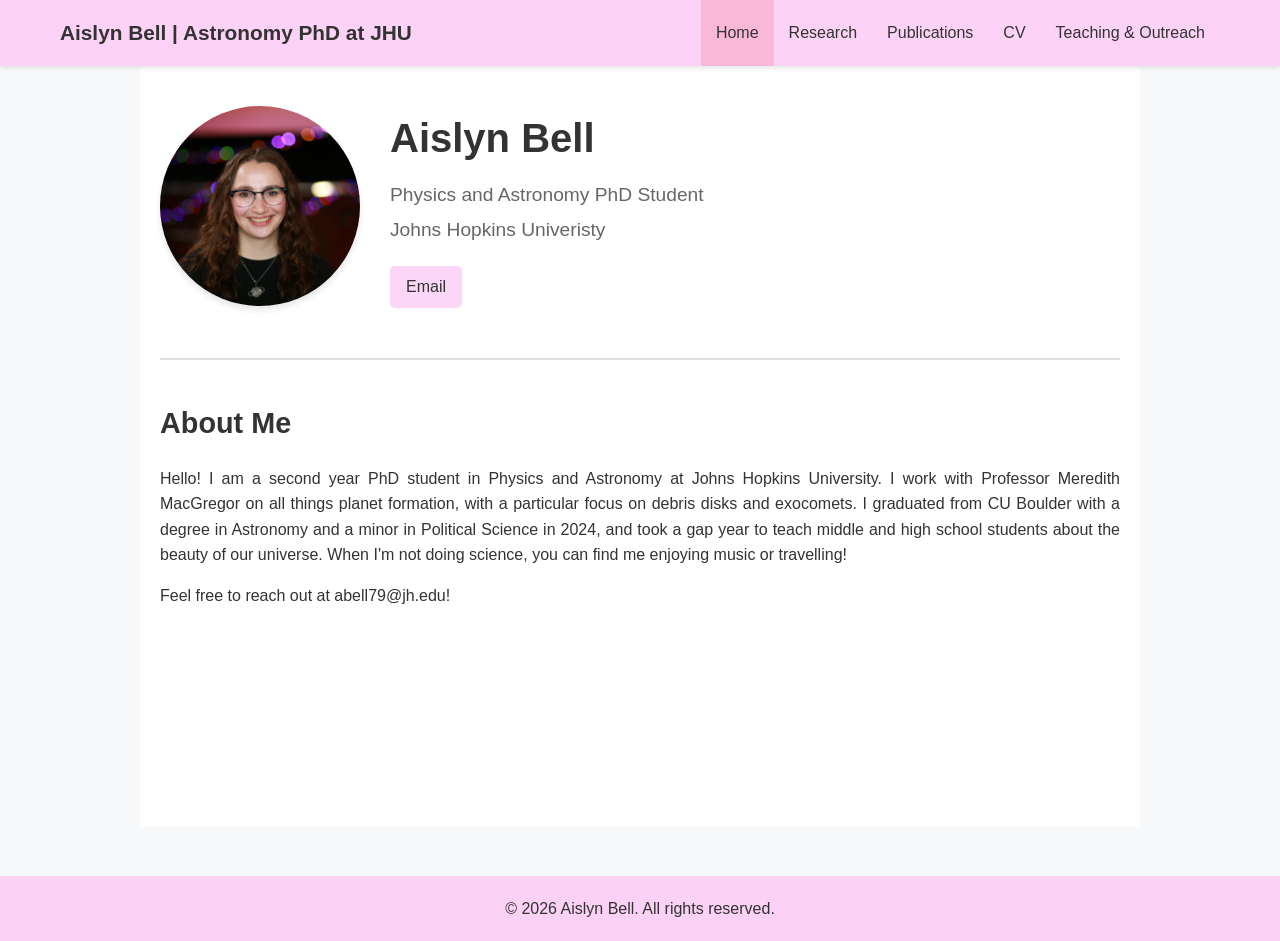
<file: index.html>
<!DOCTYPE html>
<html lang="en">
<head>
    <meta charset="UTF-8">
    <meta name="viewport" content="width=device-width, initial-scale=1.0">
    <title>Aislyn Bell - Home</title>
    <link rel="stylesheet" href="style.css">
</head>
<body>
    <nav class="navbar">
        <div class="nav-container">
            <a href="index.html" class="nav-brand">Aislyn Bell | Astronomy PhD at JHU</a>
            <ul class="nav-menu">
                <a href="index.html" class="active">Home</a>
                <a href="research.html">Research</a>
                <a href="publications.html">Publications</a>
                <a href="cv.html">CV</a>
                <a href="teaching.html">Teaching & Outreach</a>
            </ul>
        </div>
    </nav>

    <main class="container">
        <section class="home-section">
            <div class="profile-container">
                <img src="IMG_1904.JPG" alt="Aislyn Bell" class="profile-photo">
                <div class="profile-info">
                    <h1>Aislyn Bell</h1>
                    <p class="subtitle">Physics and Astronomy PhD Student</p>
                    <p class="subtitle">Johns Hopkins Univeristy</p>
                    
                    <div class="contact-links">
                        <a href="mailto:abell79@jh.edu">Email</a>
                    </div>
                </div>
            </div>

            <div class="about-section">
                <h2>About Me</h2>
                <p>
                   Hello! I am a second year PhD student in Physics and Astronomy at Johns Hopkins University. I work with Professor
                    Meredith MacGregor on all things planet formation, with a particular focus on debris disks and exocomets. 
                    I graduated from CU Boulder with a degree in Astronomy and a minor in Political Science in 2024, and took a gap year 
                    to teach middle and high school students about the beauty of our universe. When I'm not doing science, you can find me 
                    enjoying music or travelling!
                </p>

                <p>
                    Feel free to reach out at abell79@jh.edu!
                </p>
            </div>

            
        </section>
    </main>

    <footer>
        <p>&copy; 2026 Aislyn Bell. All rights reserved.</p>
    </footer>
</body>
</html>
</file>
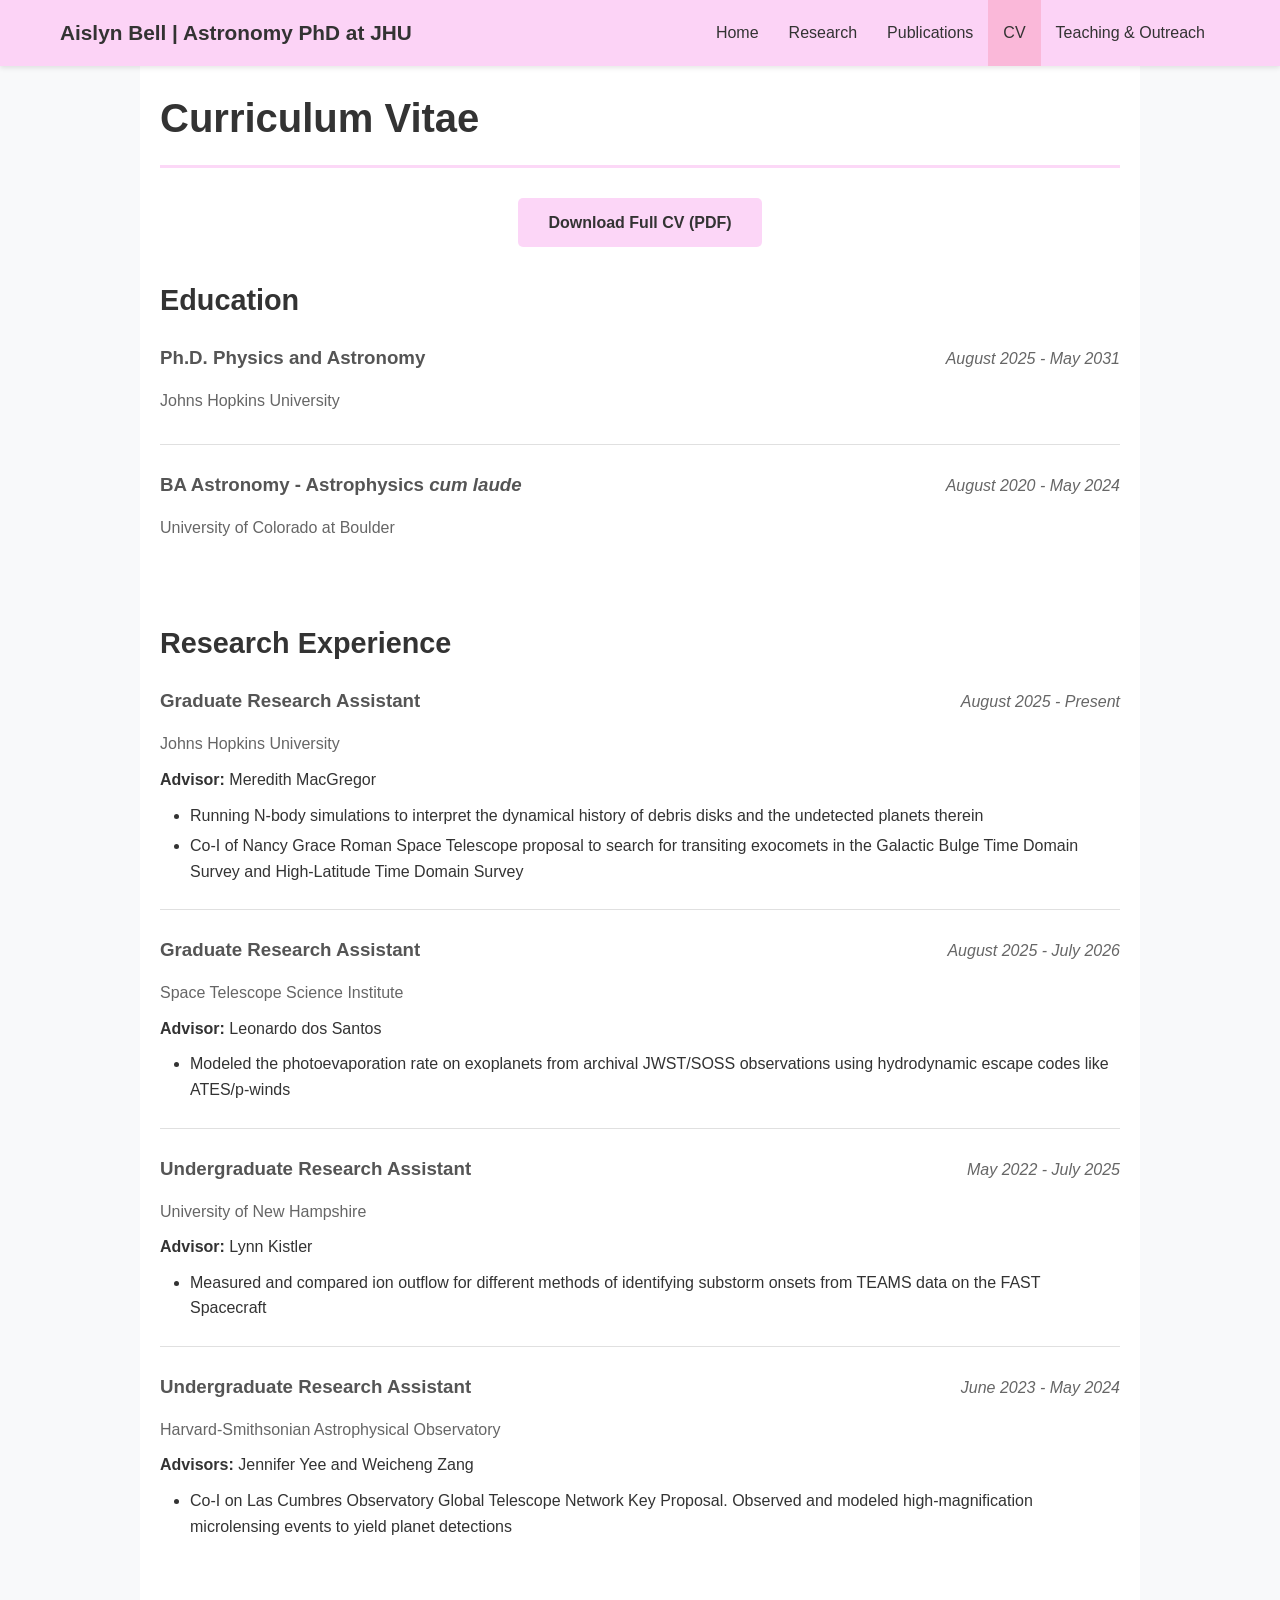
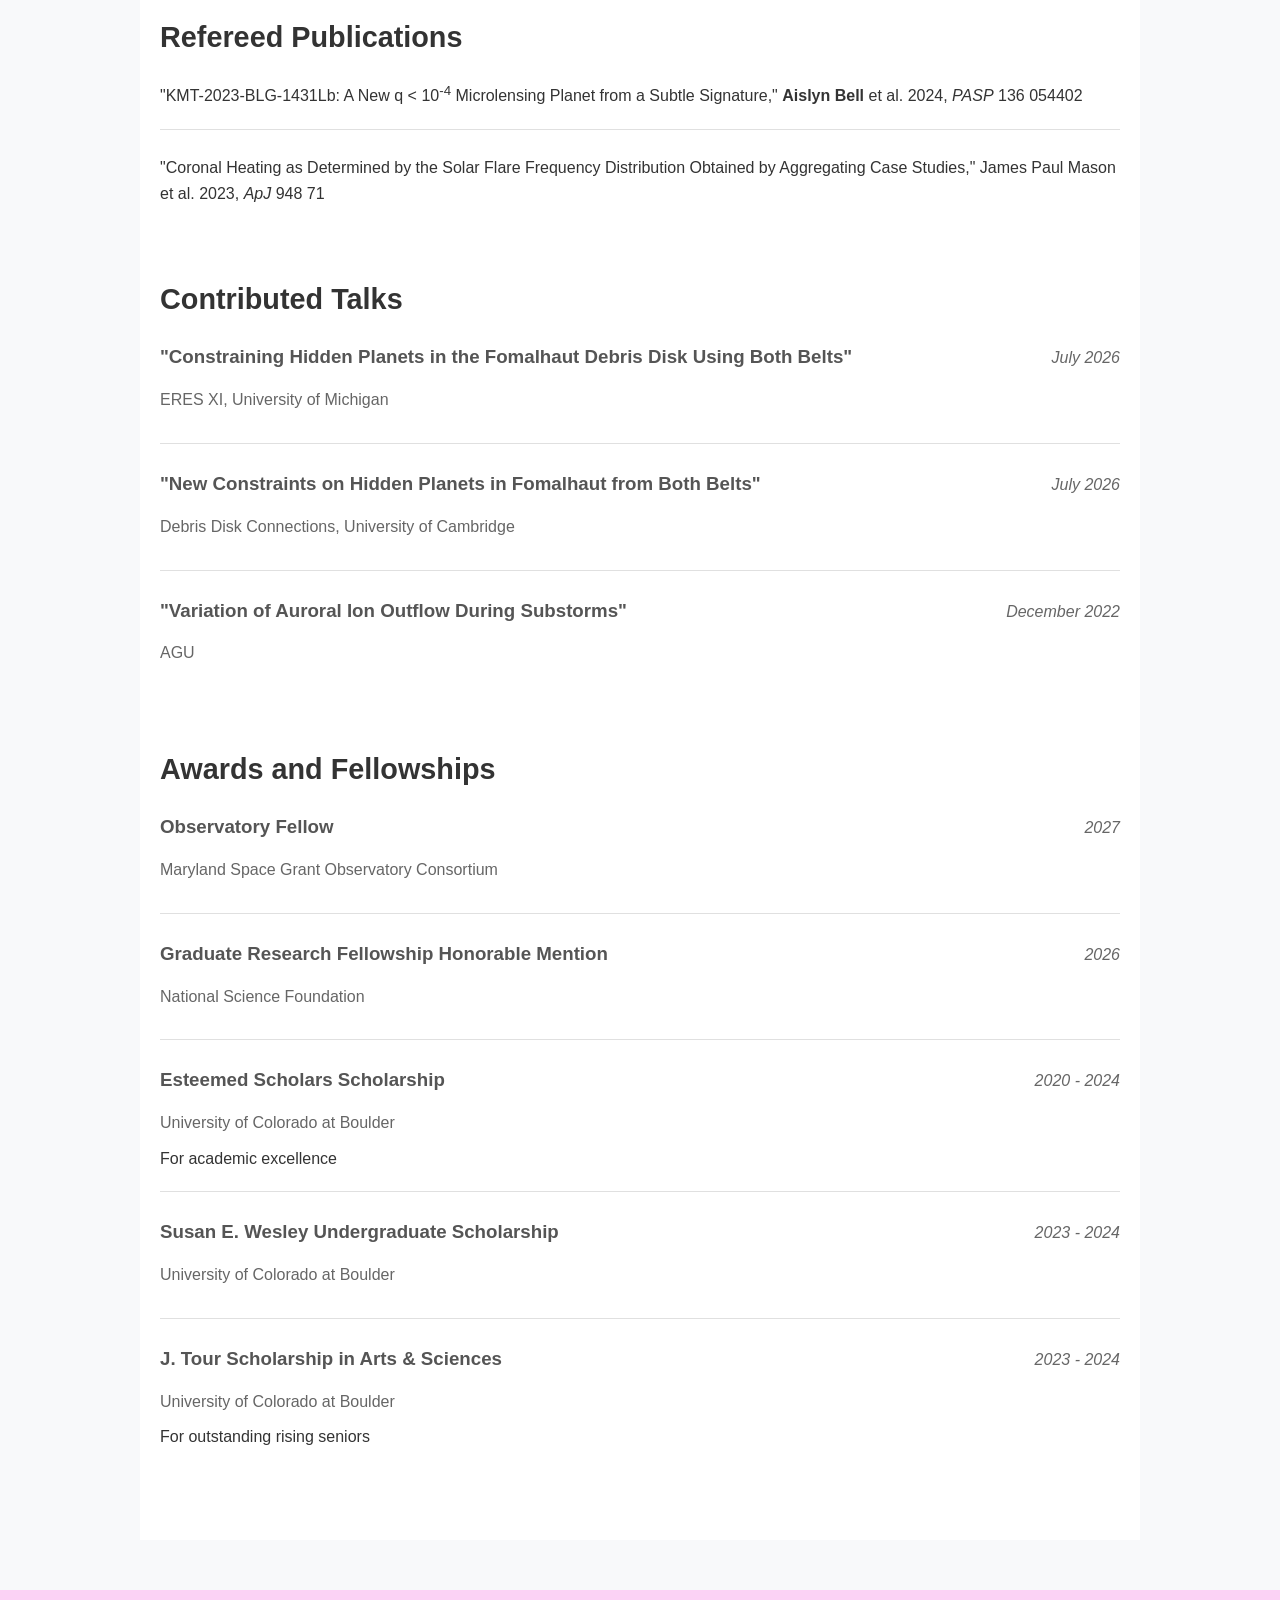
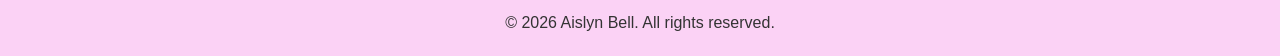
<file: cv.html>
<!DOCTYPE html>
<html lang="en">
<head>
    <meta charset="UTF-8">
    <meta name="viewport" content="width=device-width, initial-scale=1.0">
    <title>Aislyn Bell - CV</title>
    <link rel="stylesheet" href="style.css">
</head>
<body>
    <nav class="navbar">
        <div class="nav-container">
            <a href="index.html" class="nav-brand">Aislyn Bell | Astronomy PhD at JHU</a>
            <ul class="nav-menu">
                <li><a href="index.html">Home</a></li>
                <li><a href="research.html">Research</a></li>
                <li><a href="publications.html">Publications</a></li>
                <li><a href="cv.html" class="active">CV</a></li>
                <li><a href="teaching.html">Teaching & Outreach</a></li>
            </ul>
        </div>
    </nav>

    <main class="container">
        <h1>Curriculum Vitae</h1>
        
        <div class="cv-download">
            <a href="AislynBell_CV.pdf" class="download-button" download>Download Full CV (PDF)</a>
        </div>

        <!-- Education Section -->
        <section class="cv-section">
            <h2>Education</h2>
            
            <div class="cv-item">
                <div class="cv-header">
                    <h3>Ph.D. Physics and Astronomy</h3>
                    <span class="cv-date">August 2025 - May 2031</span>
                </div>
                <p class="cv-institution">Johns Hopkins University</p>
            </div>

            <div class="cv-item">
                <div class="cv-header">
                    <h3>BA Astronomy - Astrophysics <em>cum laude</em></h3>
                    <span class="cv-date">August 2020 - May 2024</span>
                </div>
                <p class="cv-institution">University of Colorado at Boulder</p>
            </div>
        </section>

        <!-- Research Experience Section -->
        <section class="cv-section">
            <h2>Research Experience</h2>
            
            <div class="cv-item">
                <div class="cv-header">
                    <h3>Graduate Research Assistant</h3>
                    <span class="cv-date">August 2025 - Present</span>
                </div>
                <p class="cv-institution">Johns Hopkins University</p>
                <p><strong>Advisor:</strong> Meredith MacGregor</p>
                <ul>
                    <li>Running N-body simulations to interpret the dynamical history of debris disks and the undetected planets therein</li>
                    <li>Co-I of Nancy Grace Roman Space Telescope proposal to search for transiting exocomets in the Galactic Bulge Time Domain Survey and High-Latitude Time Domain Survey</li>
                </ul>
            </div>

            <div class="cv-item">
                <div class="cv-header">
                    <h3>Graduate Research Assistant</h3>
                    <span class="cv-date">August 2025 - July 2026</span>
                </div>
                <p class="cv-institution">Space Telescope Science Institute</p>
                <p><strong>Advisor:</strong> Leonardo dos Santos</p>
                <ul>
                    <li>Modeled the photoevaporation rate on exoplanets from archival JWST/SOSS observations using hydrodynamic escape codes like ATES/p-winds</li>
                </ul>
            </div>

            <div class="cv-item">
                <div class="cv-header">
                    <h3>Undergraduate Research Assistant</h3>
                    <span class="cv-date">May 2022 - July 2025</span>
                </div>
                <p class="cv-institution">University of New Hampshire</p>
                <p><strong>Advisor:</strong> Lynn Kistler</p>
                <ul>
                    <li>Measured and compared ion outflow for different methods of identifying substorm onsets from TEAMS data on the FAST Spacecraft</li>
                </ul>
            </div>

            <div class="cv-item">
                <div class="cv-header">
                    <h3>Undergraduate Research Assistant</h3>
                    <span class="cv-date">June 2023 - May 2024</span>
                </div>
                <p class="cv-institution">Harvard-Smithsonian Astrophysical Observatory</p>
                <p><strong>Advisors:</strong> Jennifer Yee and Weicheng Zang</p>
                <ul>
                    <li>Co-I on Las Cumbres Observatory Global Telescope Network Key Proposal. Observed and modeled high-magnification microlensing events to yield planet detections</li>
                </ul>
            </div>
        </section>

        <!-- Refereed Publications Section -->
        <section class="cv-section">
            <h2>Refereed Publications</h2>
            
            <div class="cv-item">
                <p>"KMT-2023-BLG-1431Lb: A New q < 10<sup>-4</sup> Microlensing Planet from a Subtle Signature," <strong>Aislyn Bell</strong> et al. 2024, <em>PASP</em> 136 054402</p>
            </div>

            <div class="cv-item">
                <p>"Coronal Heating as Determined by the Solar Flare Frequency Distribution Obtained by Aggregating Case Studies," James Paul Mason et al. 2023, <em>ApJ</em> 948 71</p>
            </div>
        </section>

        <!-- Contributed Talks Section -->
        <section class="cv-section">
            <h2>Contributed Talks</h2>
            
            <div class="cv-item">
                <div class="cv-header">
                    <h3>"Constraining Hidden Planets in the Fomalhaut Debris Disk Using Both Belts"</h3>
                    <span class="cv-date">July 2026</span>
                </div>
                <p class="cv-institution">ERES XI, University of Michigan</p>
            </div>

            <div class="cv-item">
                <div class="cv-header">
                    <h3>"New Constraints on Hidden Planets in Fomalhaut from Both Belts"</h3>
                    <span class="cv-date">July 2026</span>
                </div>
                <p class="cv-institution">Debris Disk Connections, University of Cambridge</p>
            </div>

            <div class="cv-item">
                <div class="cv-header">
                    <h3>"Variation of Auroral Ion Outflow During Substorms"</h3>
                    <span class="cv-date">December 2022</span>
                </div>
                <p class="cv-institution">AGU</p>
            </div>
        </section>


        <!-- Awards and Fellowships Section -->
        <section class="cv-section">
            <h2>Awards and Fellowships</h2>
            
            <div class="cv-item">
                <div class="cv-header">
                    <h3>Observatory Fellow</h3>
                    <span class="cv-date">2027</span>
                </div>
                <p class="cv-institution">Maryland Space Grant Observatory Consortium</p>
            </div>

            <div class="cv-item">
                <div class="cv-header">
                    <h3>Graduate Research Fellowship Honorable Mention</h3>
                    <span class="cv-date">2026</span>
                </div>
                <p class="cv-institution">National Science Foundation</p>
            </div>

            <div class="cv-item">
                <div class="cv-header">
                    <h3>Esteemed Scholars Scholarship</h3>
                    <span class="cv-date">2020 - 2024</span>
                </div>
                <p class="cv-institution">University of Colorado at Boulder</p>
                <p>For academic excellence</p>
            </div>

            <div class="cv-item">
                <div class="cv-header">
                    <h3>Susan E. Wesley Undergraduate Scholarship</h3>
                    <span class="cv-date">2023 - 2024</span>
                </div>
                <p class="cv-institution">University of Colorado at Boulder</p>
            </div>

            <div class="cv-item">
                <div class="cv-header">
                    <h3>J. Tour Scholarship in Arts & Sciences</h3>
                    <span class="cv-date">2023 - 2024</span>
                </div>
                <p class="cv-institution">University of Colorado at Boulder</p>
                <p>For outstanding rising seniors</p>
            </div>
        </section>

    </main>

    <footer>
        <p>&copy; 2026 Aislyn Bell. All rights reserved.</p>
    </footer>
</body>
</html>
</file>
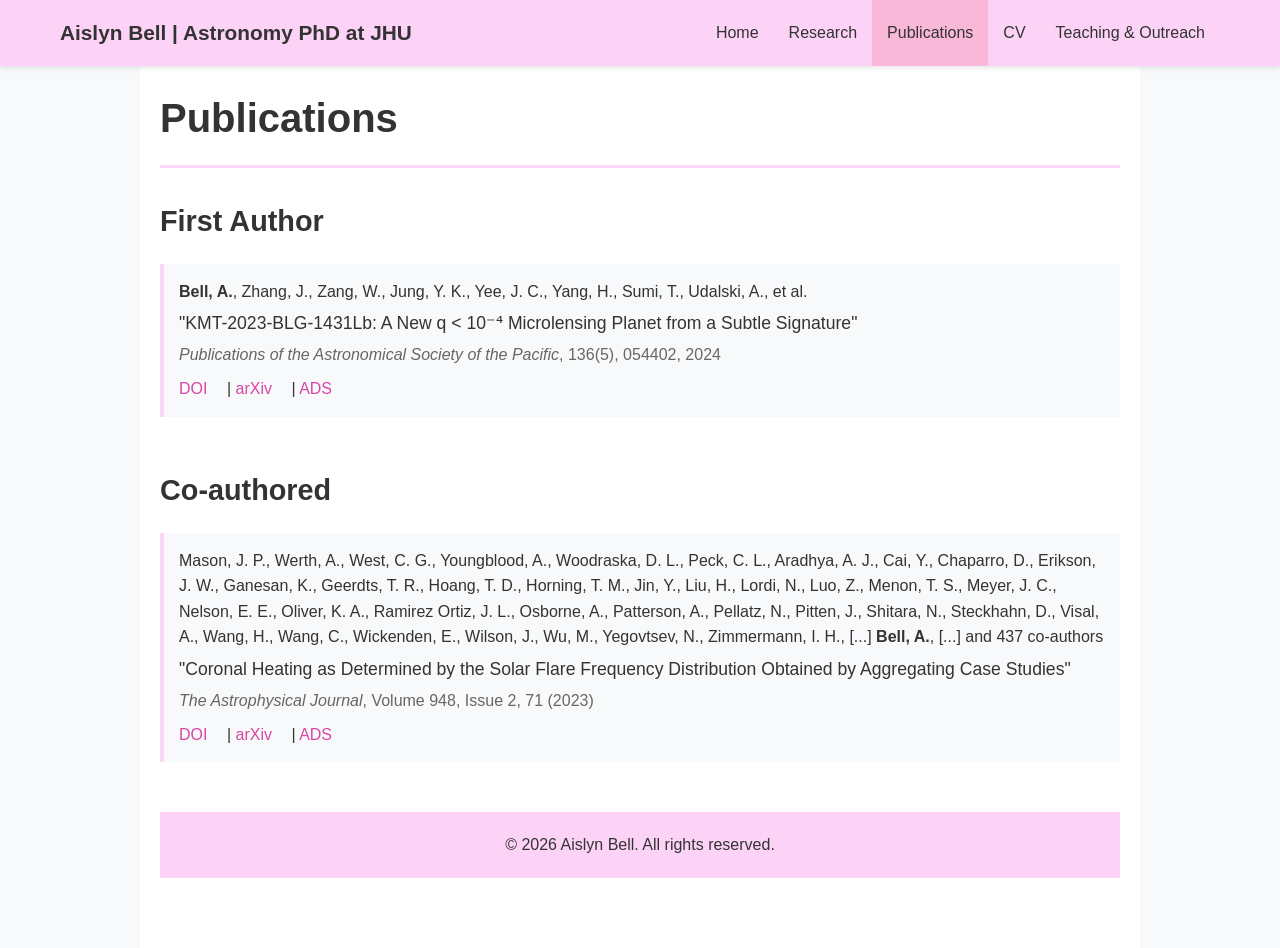
<file: publications.html>
<!DOCTYPE html>
<html lang="en">
<head>
    <meta charset="UTF-8">
    <meta name="viewport" content="width=device-width, initial-scale=1.0">
    <title>Aislyn Bell - Publications</title>
    <link rel="stylesheet" href="style.css">
</head>
<body>
    <nav class="navbar">
        <div class="nav-container">
            <a href="index.html" class="nav-brand">Aislyn Bell | Astronomy PhD at JHU</a>
            <ul class="nav-menu">
                <li><a href="index.html">Home</a></li>
                <li><a href="research.html">Research</a></li>
                <li><a href="publications.html" class="active">Publications</a></li>
                <li><a href="cv.html">CV</a></li>
                <li><a href="teaching.html">Teaching & Outreach</a></li>
            </ul>
        </div>
    </nav>

    <main class="container">
        <h1>Publications</h1>

        <section class="publications-section">
    <h2>First Author</h2>
    <div class="publication">
        <p class="pub-authors">
            <strong>Bell, A.</strong>, Zhang, J., Zang, W., Jung, Y. K., Yee, J. C., Yang, H., 
            Sumi, T., Udalski, A., et al.
        </p>
        <p class="pub-title">
            "KMT-2023-BLG-1431Lb: A New q < 10⁻⁴ Microlensing Planet from a Subtle Signature"
        </p>
        <p class="pub-venue">
            <em>Publications of the Astronomical Society of the Pacific</em>, 136(5), 054402, 2024
        </p>
        <p class="pub-links">
            <a href="https://doi.org/10.1088/1538-3873/ad48b8" target="_blank">DOI</a> | 
            <a href="https://arxiv.org/abs/2311.13097" target="_blank">arXiv</a> | 
            <a href="https://ui.adsabs.harvard.edu/abs/2024PASP..136e4402B" target="_blank">ADS</a>
        </p>
    </div>
</section>

      
        <section class="publications-section">
            <h2>Co-authored</h2>
            <div class="publication">
    <p class="pub-authors">
        Mason, J. P., Werth, A., West, C. G., Youngblood, A., Woodraska, D. L., 
        Peck, C. L., Aradhya, A. J., Cai, Y., Chaparro, D., Erikson, J. W., 
        Ganesan, K., Geerdts, T. R., Hoang, T. D., Horning, T. M., Jin, Y., 
        Liu, H., Lordi, N., Luo, Z., Menon, T. S., Meyer, J. C., Nelson, E. E., 
        Oliver, K. A., Ramirez Ortiz, J. L., Osborne, A., Patterson, A., 
        Pellatz, N., Pitten, J., Shitara, N., Steckhahn, D., Visal, A., 
        Wang, H., Wang, C., Wickenden, E., Wilson, J., Wu, M., Yegovtsev, N., 
        Zimmermann, I. H., [...] <strong>Bell, A.</strong>, [...] and 437 co-authors
    </p>
    <p class="pub-title">
        "Coronal Heating as Determined by the Solar Flare Frequency Distribution Obtained by Aggregating Case Studies"
    </p>
    <p class="pub-venue">
        <em>The Astrophysical Journal</em>, Volume 948, Issue 2, 71 (2023)
    </p>
    <p class="pub-links">
        <a href="https://doi.org/10.3847/1538-4357/accc89" target="_blank">DOI</a> | 
        <a href="https://arxiv.org/abs/2305.05687" target="_blank">arXiv</a> | 
        <a href="https://ui.adsabs.harvard.edu/abs/2023ApJ...948...71M" target="_blank">ADS</a>
    </p>
</div>
            
    <footer>
        <p>&copy; 2026 Aislyn Bell. All rights reserved.</p>
    </footer>
</body>
</html>
</file>
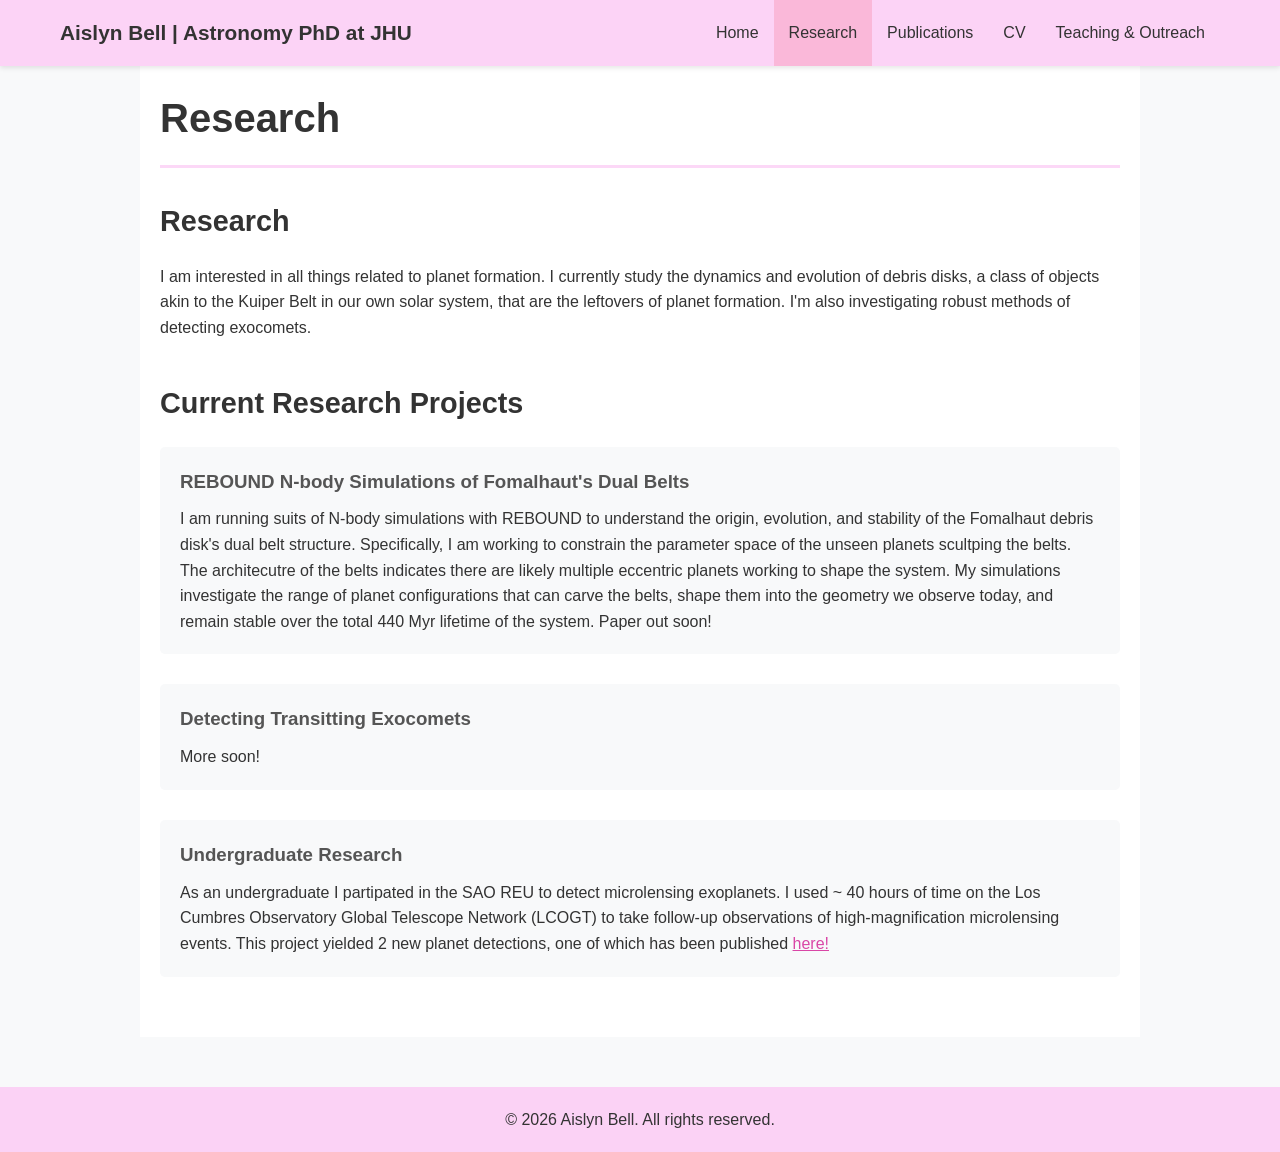
<file: research.html>
<!DOCTYPE html>
<html lang="en">
<head>
    <meta charset="UTF-8">
    <meta name="viewport" content="width=device-width, initial-scale=1.0">
    <title>Aislyn Bell - Research</title>
    <link rel="stylesheet" href="style.css">
</head>
<body>
    <nav class="navbar">
        <div class="nav-container">
            <a href="index.html" class="nav-brand">Aislyn Bell | Astronomy PhD at JHU</a>
            <ul class="nav-menu">
                <li><a href="index.html">Home</a></li>
                <li><a href="research.html" class="active">Research</a></li>
                <li><a href="publications.html">Publications</a></li>
                <li><a href="cv.html">CV</a></li>
                <li><a href="teaching.html">Teaching & Outreach</a></li>
            </ul>
        </div>
    </nav>

    <main class="container">
        <h1>Research</h1>
        
        <section class="research-overview">
            <h2>Research</h2>
            <p>
              I am interested in all things related to planet formation. I currently study the dynamics and evolution of debris disks, a class of objects 
              akin to the Kuiper Belt in our own solar system, that are the leftovers of planet formation. I'm also investigating robust methods of detecting 
              exocomets. 
              
            </p>
        </section>

        <section class="research-project">
            <h2>Current Research Projects</h2>
            
            <div class="project">
                <h3>REBOUND N-body Simulations of Fomalhaut's Dual Belts </h3>
                <p>
                    I am running suits of N-body simulations with REBOUND to understand the origin, evolution, and stability of the Fomalhaut debris disk's dual belt 
                  structure. Specifically, I am working to constrain the parameter space of the unseen planets scultping the belts. The architecutre of the belts
                  indicates there are likely multiple eccentric planets working to shape the system. My simulations investigate the range of planet configurations that 
                  can carve the belts, shape them into the geometry we observe today, and remain stable over the total 440 Myr lifetime of the system. Paper out soon!
                </p>
            </div>

            <div class="project">
                <h3>Detecting Transitting Exocomets</h3>
                <p>
                    More soon!
                </p>
            </div>

            <div class="project">
                <h3>Undergraduate Research</h3>
                <p>
                    As an undergraduate I partipated in the SAO REU to detect microlensing exoplanets. I used ~ 40 hours of time on the Los Cumbres Observatory 
                  Global Telescope Network (LCOGT) to take follow-up observations of high-magnification microlensing events. This project yielded 2 new planet detections,
                  one of which has been published <a href="https://arxiv.org/abs/2311.13097">here!</a>
                </p>
            </div>
        </section>
    </main>

    <footer>
        <p>&copy; 2026 Aislyn Bell. All rights reserved.</p>
    </footer>
</body>
</html>
</file>
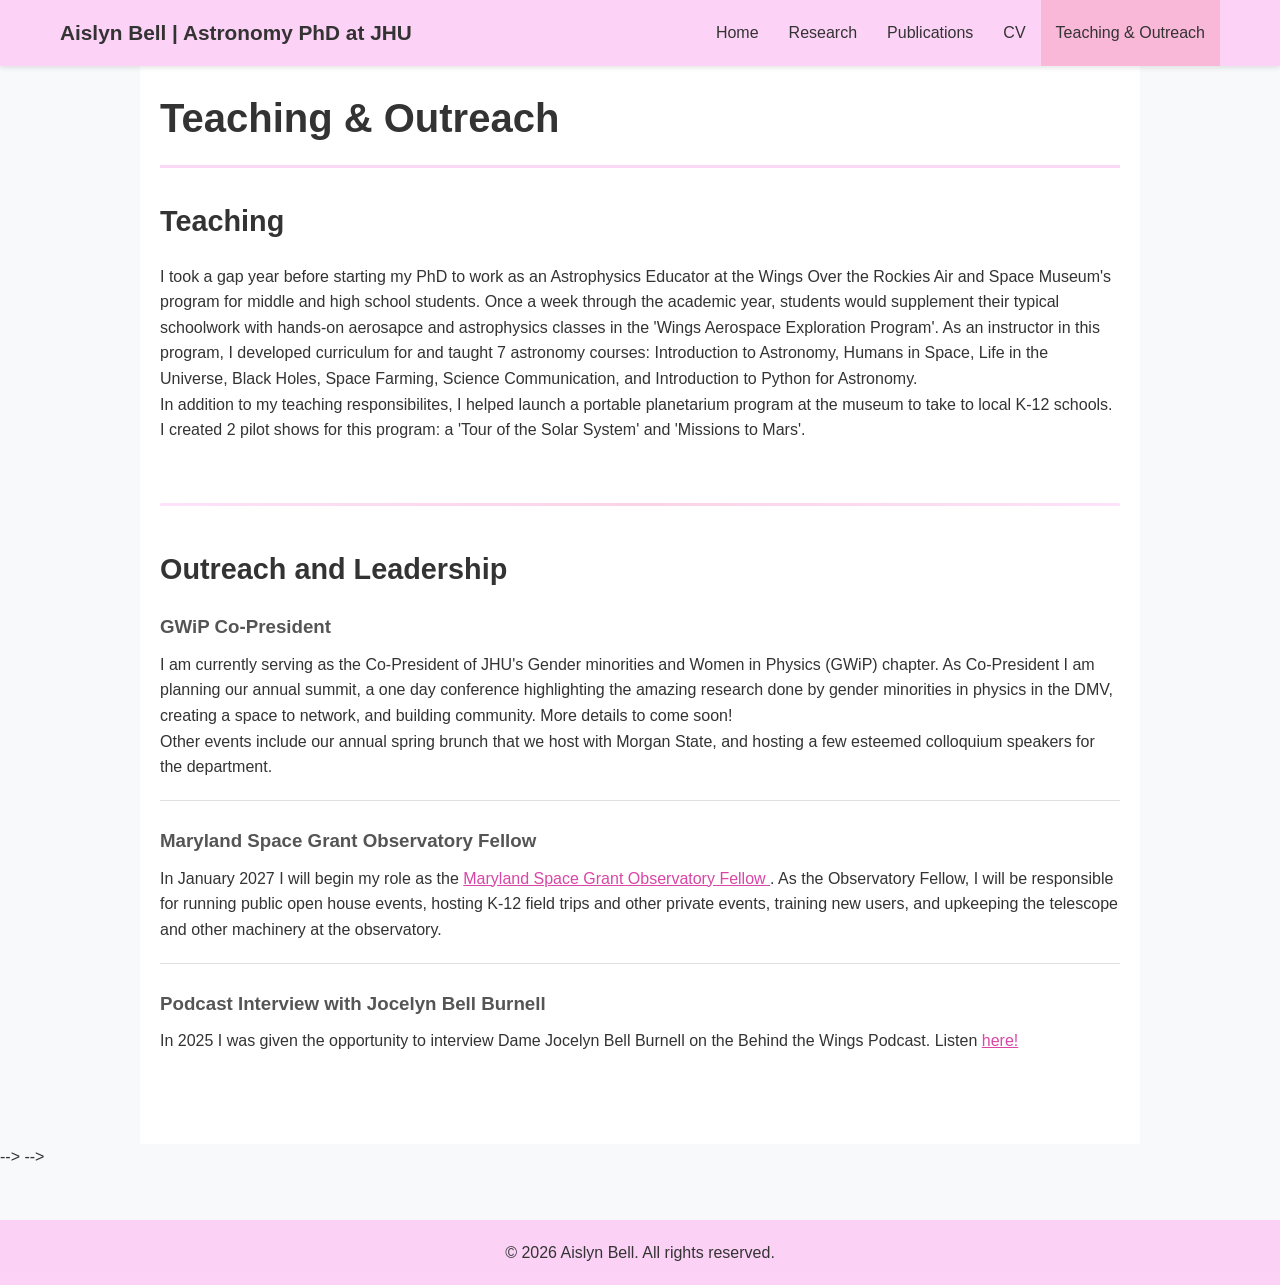
<file: teaching.html>
<!DOCTYPE html>
<html lang="en">
<head>
    <meta charset="UTF-8">
    <meta name="viewport" content="width=device-width, initial-scale=1.0">
    <title>Aislyn Bell - Teaching & Outreach</title>
    <link rel="stylesheet" href="style.css">
</head>
<body>
    <nav class="navbar">
        <div class="nav-container">
            <a href="index.html" class="nav-brand">Aislyn Bell | Astronomy PhD at JHU</a>
            <ul class="nav-menu">
                <li><a href="index.html">Home</a></li>
                <li><a href="research.html">Research</a></li>
                <li><a href="publications.html">Publications</a></li>
                <li><a href="cv.html">CV</a></li>
                <li><a href="teaching.html" class="active">Teaching & Outreach</a></li>
            </ul>
        </div>
    </nav>

    <main class="container">
        <h1>Teaching & Outreach</h1>

        <!-- TEACHING SECTION -->
        <section class="teaching-background">
            <h2>Teaching</h2>
            <p>
                I took a gap year before starting my PhD to work as an Astrophysics Educator at the Wings Over the Rockies Air and Space
              Museum's program for middle and high school students. Once a week through the academic year, students would supplement 
              their typical schoolwork with hands-on aerosapce and astrophysics classes in the 'Wings Aerospace Exploration Program'.
              As an instructor in this program, I developed curriculum for and taught 7 astronomy courses: Introduction to Astronomy, Humans in Space, 
                Life in the Universe, Black Holes, Space Farming, Science Communication, and Introduction to Python for Astronomy. 
            <p>
            <p>
            In addition to my teaching responsibilites, I helped launch a portable planetarium program at the museum to take to local K-12 schools. 
                I created 2 pilot shows for this program: a 'Tour of the Solar System' and 'Missions to Mars'.

            </p>
        </section>


        <!-- OUTREACH SECTION -->
        <div class="section-divider"></div>
        <section class="outreach-overview">
            <h2>Outreach and Leadership</h2>
           
        <section class="outreach-section">
            <div class="outreach-item">
                    <h3>GWiP Co-President</h3>
                <p>
                    I am currently serving as the Co-President of JHU's Gender minorities and Women in Physics (GWiP) chapter. As Co-President
                    I am planning our annual summit, a one day conference highlighting the amazing research done by gender minorities in 
                    physics in the DMV, creating a space to network, and building community. More details to come soon!
                </p>
                </p>
                    Other events include our annual spring brunch that we host with Morgan State, and hosting a few esteemed
                colloquium speakers for the department. 
            </div>

            <div class="outreach-item">
                    <h3>Maryland Space Grant Observatory Fellow</h3>
                <p>
                    In January 2027 I will begin my role as the <a href="https://md.spacegrant.org">Maryland Space Grant Observatory Fellow </a>.
                    As the Observatory Fellow, I will be responsible for running public open house events, hosting K-12 field trips and other 
                    private events, training new users, and upkeeping the telescope and other machinery at the observatory. 
                </p>
            </div>
            
        <div class="outreach-item">
                    <h3>Podcast Interview with Jocelyn Bell Burnell</h3>
                <p>
                    In 2025 I was given the opportunity to interview Dame Jocelyn Bell Burnell on the Behind the Wings Podcast. Listen 
                    <a href="https://behindthewings.transistor.fm/episodes/discovering-the-first-pulsar-episode-48">here!</a>
                </p>
            </div>
            
        </section>
    </main> --> -->

    <footer>
        <p>&copy; 2026 Aislyn Bell. All rights reserved.</p>
    </footer>
</body>
</html>
</file>
<file: style.css>
/* Global Styles */
* {
    margin: 0;
    padding: 0;
    box-sizing: border-box;
}

body {
    font-family: 'Segoe UI', Tahoma, Geneva, Verdana, sans-serif;
    line-height: 1.6;
    color: #333;
    background-color: #f8f9fa;
}

.container {
    max-width: 1000px;
    margin: 0 auto;
    padding: 20px;
    background-color: rgba(255, 255, 255, 0.95);
    min-height: calc(100vh - 140px);
}

/* Navigation Bar */
.navbar {
    background-color: rgba(252, 207, 246, 0.9);
    padding: 0;
    box-shadow: 0 2px 5px rgba(0,0,0,0.1);
    position: sticky;
    top: 0;
    z-index: 1000;
}

.nav-container {
    max-width: 1200px;
    margin: 0 auto;
    display: flex;
    justify-content: space-between;
    align-items: center;
    padding: 0 20px;
}

.nav-brand {
    color: #333333;
    text-decoration: none;
    font-size: 1.3em;
    font-weight: bold;
    padding: 15px 0;
}

.nav-menu {
    display: flex;
    list-style: none;
    margin: 0;
    padding: 0;
}

.nav-menu li {
    margin: 0;
}

.nav-menu a {
    color: #333333;
    text-decoration: none;
    padding: 20px 15px;
    display: block;
    transition: background-color 0.3s;
}

.nav-menu a:hover,
.nav-menu a.active {
    background-color: rgba(250, 181, 213, 0.9);
}

/* Home Page Styles */
.home-section {
    padding: 20px 0;
}

.profile-container {
    display: flex;
    align-items: flex-start;
    gap: 30px;
    margin-bottom: 40px;
    padding-bottom: 40px;
    border-bottom: 2px solid #e0e0e0;
}

.profile-photo {
    width: 200px;
    height: 200px;
    border-radius: 50%;
    object-fit: cover;
    box-shadow: 0 4px 6px rgba(0,0,0,0.1);
    flex-shrink: 0;
}

.profile-info {
    flex: 1;
}

.profile-info h1 {
    font-size: 2.5em;
    color: #333;
    margin-bottom: 10px;
    border: none;
    padding: 0;
}

.subtitle {
    font-size: 1.2em;
    color: #666;
    margin-bottom: 5px;
}

.contact-links {
    margin-top: 20px;
}

.contact-links a {
    display: inline-block;
    margin-right: 15px;
    margin-bottom: 10px;
    padding: 8px 16px;
    background-color: rgba(252, 207, 246, 0.85);
    color: #333333;
    text-decoration: none;
    border-radius: 5px;
    transition: background-color 0.3s;
}

.contact-links a:hover {
    background-color: rgba(250, 181, 213, 0.85);
}

.about-section,
.news-section {
    margin-bottom: 40px;
}

.about-section p {
    margin-bottom: 15px;
    text-align: justify;
}

.news-list {
    list-style: none;
    padding: 0;
}

.news-list li {
    padding: 12px;
    margin-bottom: 10px;
    background-color: rgba(248, 249, 250, 0.9);
    border-left: 4px solid rgba(252, 207, 246, 0.8);
}

/* Headings */
h1 {
    color: #333;
    border-bottom: 3px solid rgba(252, 207, 246, 0.8);
    padding-bottom: 15px;
    margin-bottom: 30px;
    font-size: 2.5em;
}

h2 {
    color: #333;
    margin-top: 30px;
    margin-bottom: 20px;
    font-size: 1.8em;
}

h3 {
    color: #555;
    margin-bottom: 10px;
}

/* Research Page */
.research-overview,
.research-project,
.research-interests {
    margin-bottom: 40px;
}

.project {
    margin-bottom: 30px;
    padding: 20px;
    background-color: rgba(248, 249, 250, 0.9);
    border-radius: 5px;
}

.project h3 {
    color: #555;
}

.research-interests ul {
    list-style-position: inside;
    padding-left: 20px;
}

.research-interests li {
    margin-bottom: 8px;
}

/* Publications Page */
.publications-section {
    margin-bottom: 50px;
}

.publication {
    margin-bottom: 25px;
    padding: 15px;
    background-color: rgba(248, 249, 250, 0.9);
    border-left: 4px solid rgba(252, 207, 246, 0.8);
}

.pub-authors {
    margin-bottom: 5px;
}

.pub-title {
    font-size: 1.1em;
    margin-bottom: 5px;
    color: #333;
}

.pub-venue {
    color: #666;
    margin-bottom: 8px;
}

.pub-links a {
    margin-right: 15px;
    color: #d946a6;
    text-decoration: none;
}

.pub-links a:hover {
    text-decoration: underline;
    color: #f472b6;
}

/* CV Page */
.cv-download {
    text-align: center;
    margin: 30px 0;
}

.download-button {
    display: inline-block;
    padding: 12px 30px;
    background-color: rgba(252, 207, 246, 0.85);
    color: #333333;
    text-decoration: none;
    border-radius: 5px;
    font-weight: bold;
    transition: background-color 0.3s;
}

.download-button:hover {
    background-color: rgba(250, 181, 213, 0.85);
}

.cv-section {
    margin-bottom: 50px;
}

.cv-item {
    margin-bottom: 25px;
    padding-bottom: 20px;
    border-bottom: 1px solid #e0e0e0;
}

.cv-item:last-child {
    border-bottom: none;
}

.cv-header {
    display: flex;
    justify-content: space-between;
    align-items: baseline;
    margin-bottom: 5px;
    flex-wrap: wrap;
}

.cv-date {
    color: #666;
    font-style: italic;
}

.cv-institution {
    color: #666;
    margin-bottom: 10px;
}

.cv-item ul {
    margin-top: 10px;
    padding-left: 30px;
}

.cv-item li {
    margin-bottom: 5px;
}

/* Teaching & Outreach Page */
.section-divider {
    height: 3px;
    background: linear-gradient(to right, rgba(252, 207, 246, 0.6), rgba(250, 181, 213, 0.6), rgba(252, 207, 246, 0.6));
    margin: 60px 0 40px 0;
    border-radius: 2px;
}

.teaching-philosophy {
    background-color: transparent;
    padding: 0;
    border-radius: 0;
    margin-bottom: 40px;
}

.outreach-overview {
    background-color: transparent;
    padding: 0;
    border-radius: 0;
    margin-bottom: 40px;
}

.teaching-section,
.outreach-section {
    margin-bottom: 50px;
}

.teaching-item,
.outreach-item {
    margin-bottom: 25px;
    padding-bottom: 20px;
    border-bottom: 1px solid #e0e0e0;
}

.teaching-item:last-child,
.outreach-item:last-child {
    border-bottom: none;
}

.teaching-item ul,
.outreach-item ul {
    margin-top: 10px;
    padding-left: 30px;
}

.teaching-item li,
.outreach-item li {
    margin-bottom: 5px;
}

/* Footer */
footer {
    background-color: rgba(252, 207, 246, 0.9);
    color: #333333;
    text-align: center;
    padding: 20px;
    margin-top: 50px;
}

/* Links */
a {
    color: #d946a6;
}

a:hover {
    color: #f472b6;
}

/* Responsive Design */
@media (max-width: 768px) {
    .profile-container {
        flex-direction: column;
        align-items: center;
        text-align: center;
    }

    .profile-photo {
        width: 100px;
        height: 100px;
    }

    .nav-container {
        flex-direction: column;
    }

    .nav-menu {
        flex-wrap: wrap;
        justify-content: center;
    }

    .nav-menu a {
        padding: 15px 10px;
        font-size: 0.9em;
    }

    .cv-header {
        flex-direction: column;
        align-items: flex-start;
    }

    .container {
        padding: 15px;
    }

    h1 {
        font-size: 2em;
    }

    .profile-info h1 {
        font-size: 2em;
    }
}
</file>
